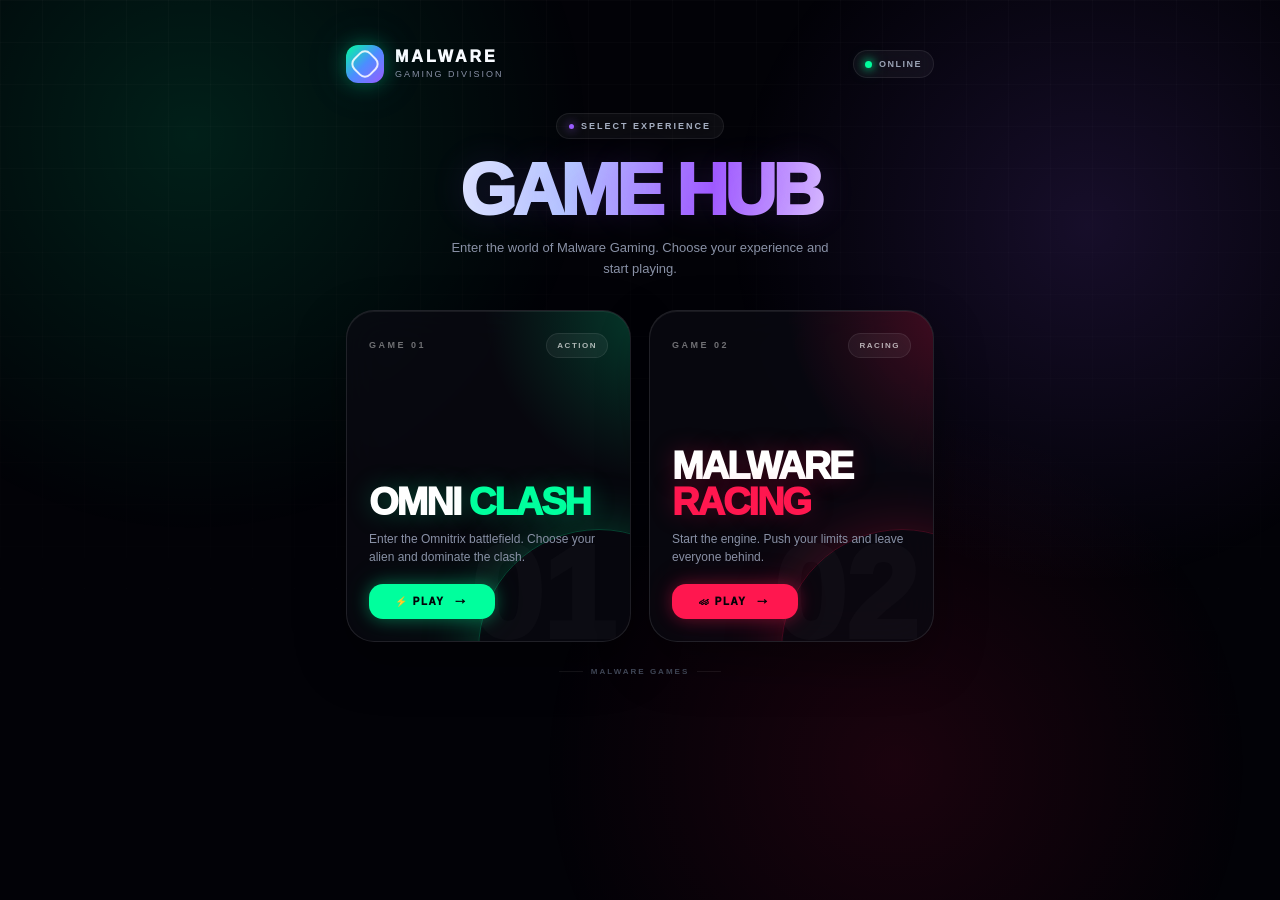
<file: TG Menu/index.html>
<!DOCTYPE html>
<html lang="ru">
<head>
    <meta charset="UTF-8">

    <meta
        name="viewport"
        content="width=device-width, initial-scale=1.0, maximum-scale=1.0, user-scalable=no, viewport-fit=cover"
    >

    <meta name="theme-color" content="#030308">

    <title>MALWARE // GAMES</title>

    <script src="https://telegram.org/js/telegram-web-app.js"></script>

    <style>
        :root {
            --bg: #020207;
            --panel: rgba(12, 12, 22, 0.70);
            --panel-border: rgba(255,255,255,0.10);

            --white: #f8fbff;
            --muted: #8991a6;

            --green: #00ff9d;
            --green2: #00d98b;

            --red: #ff174f;
            --red2: #ff4d76;

            --blue: #4c8dff;
            --violet: #9a5cff;
        }

        * {
            box-sizing: border-box;
            margin: 0;
            padding: 0;
            -webkit-tap-highlight-color: transparent;
        }

        html,
        body {
            width: 100%;
            min-height: 100%;
            background: var(--bg);
            color: var(--white);
            font-family:
                Inter,
                -apple-system,
                BlinkMacSystemFont,
                "Segoe UI",
                Arial,
                sans-serif;
            overflow-x: hidden;
        }

        body {
            min-height: 100vh;
            position: relative;
        }

        /* =========================================================
           BACKGROUND
        ========================================================= */

        body::before {
            content: "";
            position: fixed;
            inset: 0;
            pointer-events: none;

            background:
                radial-gradient(
                    circle at 15% 15%,
                    rgba(0,255,157,0.12),
                    transparent 30%
                ),

                radial-gradient(
                    circle at 85% 25%,
                    rgba(154,92,255,0.14),
                    transparent 28%
                ),

                radial-gradient(
                    circle at 70% 85%,
                    rgba(255,23,79,0.10),
                    transparent 30%
                );

            animation: ambient 10s ease-in-out infinite alternate;
        }

        body::after {
            content: "";
            position: fixed;
            inset: 0;
            pointer-events: none;

            background-image:
                linear-gradient(
                    rgba(255,255,255,0.025) 1px,
                    transparent 1px
                ),
                linear-gradient(
                    90deg,
                    rgba(255,255,255,0.025) 1px,
                    transparent 1px
                );

            background-size: 42px 42px;

            mask-image: linear-gradient(
                to bottom,
                rgba(0,0,0,0.8),
                transparent 90%
            );
        }

        @keyframes ambient {
            from {
                transform: scale(1);
                opacity: 0.8;
            }

            to {
                transform: scale(1.08);
                opacity: 1;
            }
        }

        /* =========================================================
           APP
        ========================================================= */

        .app {
            position: relative;
            z-index: 2;

            min-height: 100vh;

            padding:
                calc(24px + env(safe-area-inset-top))
                16px
                calc(24px + env(safe-area-inset-bottom));

            display: flex;
            flex-direction: column;

            max-width: 620px;
            margin: 0 auto;
        }

        /* =========================================================
           TOP BAR
        ========================================================= */

        .topbar {
            display: flex;
            align-items: center;
            justify-content: space-between;

            margin-bottom: 30px;
        }

        .brand {
            display: flex;
            align-items: center;
            gap: 11px;
        }

        .brand-orb {
            width: 38px;
            height: 38px;

            border-radius: 12px;

            background:
                linear-gradient(
                    135deg,
                    var(--green),
                    var(--blue),
                    var(--violet)
                );

            box-shadow:
                0 0 20px rgba(0,255,157,0.35),
                0 0 50px rgba(76,141,255,0.12);

            position: relative;
        }

        .brand-orb::after {
            content: "";

            position: absolute;
            inset: 7px;

            border: 2px solid rgba(255,255,255,0.85);
            border-radius: 8px;

            transform: rotate(45deg);
        }

        .brand-text {
            display: flex;
            flex-direction: column;
            line-height: 1;
        }

        .brand-name {
            font-size: 16px;
            font-weight: 950;
            letter-spacing: 3px;
        }

        .brand-sub {
            margin-top: 5px;

            font-size: 9px;
            letter-spacing: 2px;

            color: var(--muted);
            text-transform: uppercase;
        }

        .status {
            display: flex;
            align-items: center;
            gap: 7px;

            padding: 8px 11px;

            border-radius: 999px;

            background: rgba(255,255,255,0.045);
            border: 1px solid rgba(255,255,255,0.08);

            backdrop-filter: blur(15px);
            -webkit-backdrop-filter: blur(15px);

            font-size: 9px;
            font-weight: 800;
            letter-spacing: 1.5px;

            color: #9ba3b6;
        }

        .status-dot {
            width: 7px;
            height: 7px;

            border-radius: 50%;
            background: var(--green);

            box-shadow:
                0 0 8px var(--green),
                0 0 16px rgba(0,255,157,0.65);

            animation: pulse 1.6s infinite;
        }

        @keyframes pulse {
            50% {
                opacity: 0.35;
                transform: scale(0.75);
            }
        }

        /* =========================================================
           HERO
        ========================================================= */

        .hero {
            text-align: center;
            margin-bottom: 30px;
        }

        .eyebrow {
            display: inline-flex;
            align-items: center;
            gap: 7px;

            padding: 7px 12px;

            border-radius: 999px;

            background: rgba(255,255,255,0.04);
            border: 1px solid rgba(255,255,255,0.08);

            color: #a6afc2;

            font-size: 9px;
            font-weight: 900;
            letter-spacing: 2px;
            text-transform: uppercase;

            box-shadow:
                inset 0 0 20px rgba(255,255,255,0.02);
        }

        .eyebrow::before {
            content: "";
            width: 5px;
            height: 5px;

            border-radius: 50%;
            background: var(--violet);

            box-shadow: 0 0 10px var(--violet);
        }

        .hero h1 {
            margin-top: 18px;

            font-size: clamp(42px, 13vw, 72px);
            line-height: 0.92;

            font-weight: 1000;
            letter-spacing: -4px;

            background:
                linear-gradient(
                    100deg,
                    #ffffff 5%,
                    #b6c9ff 38%,
                    #a05bff 62%,
                    #ffffff 95%
                );

            -webkit-background-clip: text;
            background-clip: text;
            color: transparent;

            text-shadow:
                0 0 35px rgba(154,92,255,0.14);
        }

        .hero p {
            margin: 15px auto 0;

            max-width: 390px;

            font-size: 13px;
            line-height: 1.6;

            color: var(--muted);
        }

        /* =========================================================
           GAMES
        ========================================================= */

        .games {
            display: flex;
            flex-direction: column;
            gap: 18px;
        }

        .game {
            position: relative;

            min-height: 235px;

            border-radius: 28px;
            overflow: hidden;

            background: rgba(10,10,18,0.72);

            border: 1px solid var(--panel-border);

            box-shadow:
                0 20px 50px rgba(0,0,0,0.35),
                inset 0 1px 0 rgba(255,255,255,0.07);

            backdrop-filter: blur(20px);
            -webkit-backdrop-filter: blur(20px);

            cursor: pointer;

            transition:
                transform 0.18s ease,
                border-color 0.18s ease,
                box-shadow 0.18s ease;
        }

        .game:active {
            transform: scale(0.985);
        }

        .game::before {
            content: "";

            position: absolute;
            inset: -30%;

            background:
                radial-gradient(
                    circle at 88% 18%,
                    var(--game-glow),
                    transparent 30%
                );

            opacity: 0.9;
            pointer-events: none;
        }

        .game::after {
            content: "";

            position: absolute;

            width: 240px;
            height: 240px;

            right: -90px;
            bottom: -130px;

            border-radius: 50%;

            border: 1px solid var(--game-line);
            box-shadow:
                0 0 60px var(--game-line),
                inset 0 0 40px rgba(255,255,255,0.03);

            opacity: 0.55;

            pointer-events: none;
        }

        .game.omni {
            --game-glow: rgba(0,255,157,0.25);
            --game-line: rgba(0,255,157,0.45);
        }

        .game.racing {
            --game-glow: rgba(255,23,79,0.28);
            --game-line: rgba(255,23,79,0.42);
        }

        .game-inner {
            position: relative;
            z-index: 3;

            min-height: 235px;

            padding: 22px;

            display: flex;
            flex-direction: column;
            justify-content: space-between;
        }

        /* =========================================================
           GAME HEADER
        ========================================================= */

        .game-top {
            display: flex;
            align-items: center;
            justify-content: space-between;
        }

        .game-index {
            font-size: 9px;
            font-weight: 900;
            letter-spacing: 2.5px;

            color: rgba(255,255,255,0.42);
        }

        .game-tag {
            padding: 7px 10px;

            border-radius: 999px;

            font-size: 8px;
            font-weight: 900;
            letter-spacing: 1.5px;

            text-transform: uppercase;

            background: rgba(255,255,255,0.05);
            border: 1px solid rgba(255,255,255,0.08);

            color: rgba(255,255,255,0.66);
        }

        /* =========================================================
           GAME CONTENT
        ========================================================= */

        .game-main {
            margin-top: auto;
        }

        .game-title {
            font-size: clamp(31px, 8vw, 47px);

            line-height: 0.95;

            font-weight: 1000;
            letter-spacing: -2px;

            color: #ffffff;

            text-shadow:
                0 0 24px var(--game-glow);
        }

        .game-title span {
            color: var(--game-accent);
        }

        .omni .game-title span {
            --game-accent: var(--green);
        }

        .racing .game-title span {
            --game-accent: var(--red);
        }

        .game-description {
            margin-top: 10px;

            color: #8991a6;

            font-size: 12px;
            line-height: 1.5;

            max-width: 350px;
        }

        /* =========================================================
           BUTTON
        ========================================================= */

        .game-bottom {
            display: flex;
            align-items: center;
            justify-content: space-between;

            margin-top: 18px;
        }

        .play-btn {
            display: inline-flex;
            align-items: center;
            justify-content: center;
            gap: 8px;

            min-width: 126px;

            padding: 12px 16px;

            border-radius: 14px;

            font-size: 10px;
            font-weight: 1000;
            letter-spacing: 1.5px;

            color: #030308;

            transition:
                box-shadow 0.2s ease,
                transform 0.2s ease;
        }

        .omni .play-btn {
            background: var(--green);

            box-shadow:
                0 0 16px rgba(0,255,157,0.35),
                0 0 36px rgba(0,255,157,0.12);
        }

        .racing .play-btn {
            background: var(--red);

            box-shadow:
                0 0 16px rgba(255,23,79,0.35),
                0 0 36px rgba(255,23,79,0.12);
        }

        .game:active .play-btn {
            transform: scale(0.96);
        }

        .arrow {
            font-size: 15px;
            line-height: 0;
        }

        /* =========================================================
           DECORATIVE NUMBERS
        ========================================================= */

        .ghost-number {
            position: absolute;

            right: 16px;
            bottom: -18px;

            font-size: 130px;
            line-height: 1;

            font-weight: 1000;

            color: rgba(255,255,255,0.025);

            pointer-events: none;
            user-select: none;
        }

        /* =========================================================
           FOOTER
        ========================================================= */

        .footer {
            margin-top: 25px;

            display: flex;
            align-items: center;
            justify-content: center;

            gap: 8px;

            color: #454c5d;

            font-size: 8px;
            font-weight: 800;
            letter-spacing: 2px;
            text-transform: uppercase;
        }

        .footer-line {
            width: 24px;
            height: 1px;
            background: rgba(255,255,255,0.08);
        }

        /* =========================================================
           PC
        ========================================================= */

        @media (min-width: 700px) {

            .app {
                padding-top: 45px;
            }

            .games {
                display: grid;
                grid-template-columns: 1fr 1fr;
                gap: 18px;
            }

            .game,
            .game-inner {
                min-height: 330px;
            }

            .game-title {
                font-size: 38px;
            }
        }
    </style>
</head>

<body>

<div class="app">

    <!-- TOP -->
    <div class="topbar">

        <div class="brand">

            <div class="brand-orb"></div>

            <div class="brand-text">
                <div class="brand-name">
                    MALWARE
                </div>

                <div class="brand-sub">
                    Gaming Division
                </div>
            </div>

        </div>

        <div class="status">
            <div class="status-dot"></div>
            ONLINE
        </div>

    </div>


    <!-- HERO -->
    <section class="hero">

        <div class="eyebrow">
            SELECT EXPERIENCE
        </div>

        <h1>
            GAME HUB
        </h1>

        <p>
            Enter the world of Malware Gaming.
            Choose your experience and start playing.
        </p>

    </section>


    <!-- GAMES -->
    <section class="games">

        <!-- OMNI CLASH -->
        <div
            class="game omni"
            onclick="openGame('omni')"
        >

            <div class="game-inner">

                <div class="game-top">

                    <div class="game-index">
                        GAME 01
                    </div>

                    <div class="game-tag">
                        ACTION
                    </div>

                </div>


                <div class="game-main">

                    <div class="game-title">
                        OMNI <span>CLASH</span>
                    </div>

                    <div class="game-description">
                        Enter the Omnitrix battlefield.
                        Choose your alien and dominate the clash.
                    </div>

                    <div class="game-bottom">

                        <div class="play-btn">
                            ⚡ PLAY
                            <span class="arrow">→</span>
                        </div>

                    </div>

                </div>

            </div>

            <div class="ghost-number">
                01
            </div>

        </div>


        <!-- MALWARE RACING -->
        <div
            class="game racing"
            onclick="openGame('racing')"
        >

            <div class="game-inner">

                <div class="game-top">

                    <div class="game-index">
                        GAME 02
                    </div>

                    <div class="game-tag">
                        RACING
                    </div>

                </div>


                <div class="game-main">

                    <div class="game-title">
                        MALWARE <span>RACING</span>
                    </div>

                    <div class="game-description">
                        Start the engine.
                        Push your limits and leave everyone behind.
                    </div>

                    <div class="game-bottom">

                        <div class="play-btn">
                            🏎 PLAY
                            <span class="arrow">→</span>
                        </div>

                    </div>

                </div>

            </div>

            <div class="ghost-number">
                02
            </div>

        </div>

    </section>


    <!-- FOOTER -->
    <div class="footer">

        <div class="footer-line"></div>

        MALWARE GAMES

        <div class="footer-line"></div>

    </div>

</div>


<script>

    const tg = window.Telegram?.WebApp;

    if (tg) {
        tg.ready();
        tg.expand();

        try {
            tg.setHeaderColor("#020207");
            tg.setBackgroundColor("#020207");
        } catch (e) {}
    }


    function openGame(game) {

        let url = "";

        if (game === "omni") {

            url =
                "https://omnitrix0001code10-bot.github.io/my-telegram-games/Omni%20Clash/index.html";

        }

        if (game === "racing") {

            url =
                "https://omnitrix0001code10-bot.github.io/my-telegram-games/Malware%20Racing/index.html";

        }

        if (!url) {
            return;
        }


        if (tg) {

            tg.openLink(url);

        } else {

            window.location.href = url;

        }

    }

</script>

</body>
</html>
</file>
